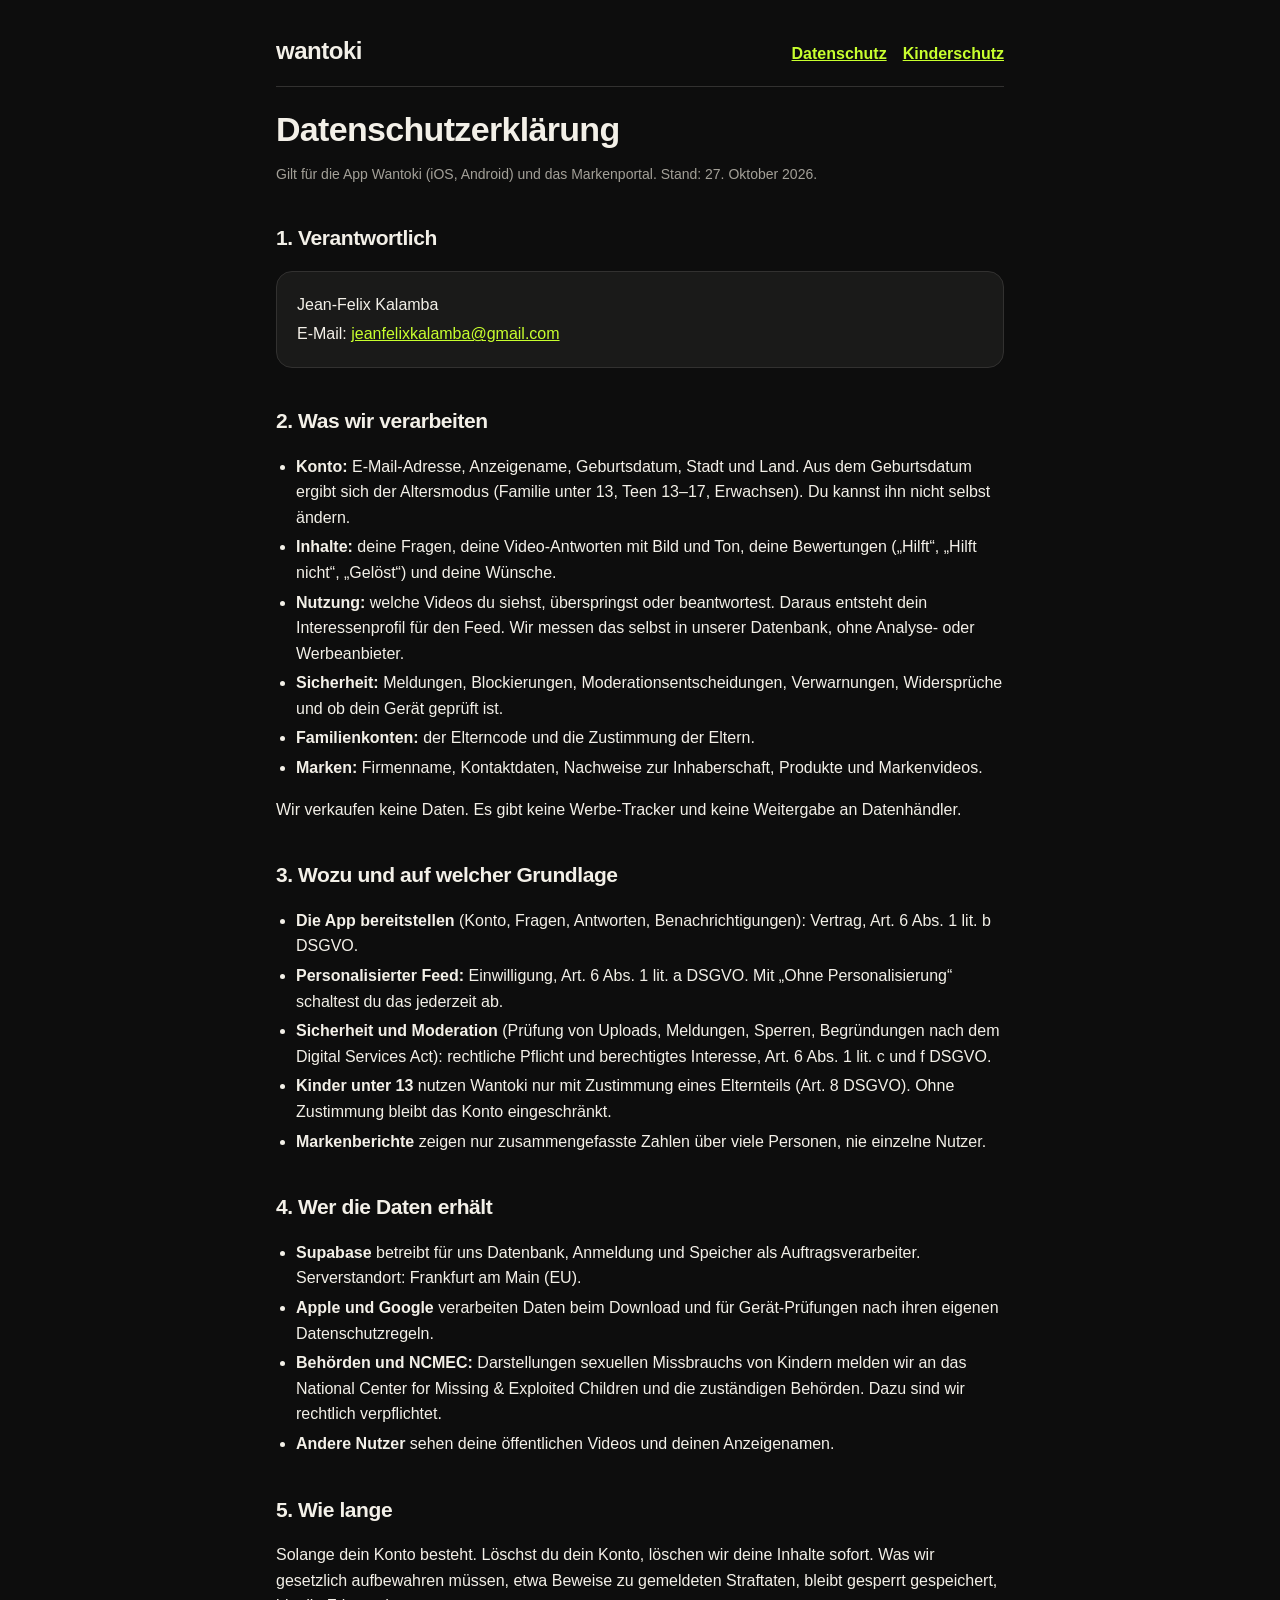
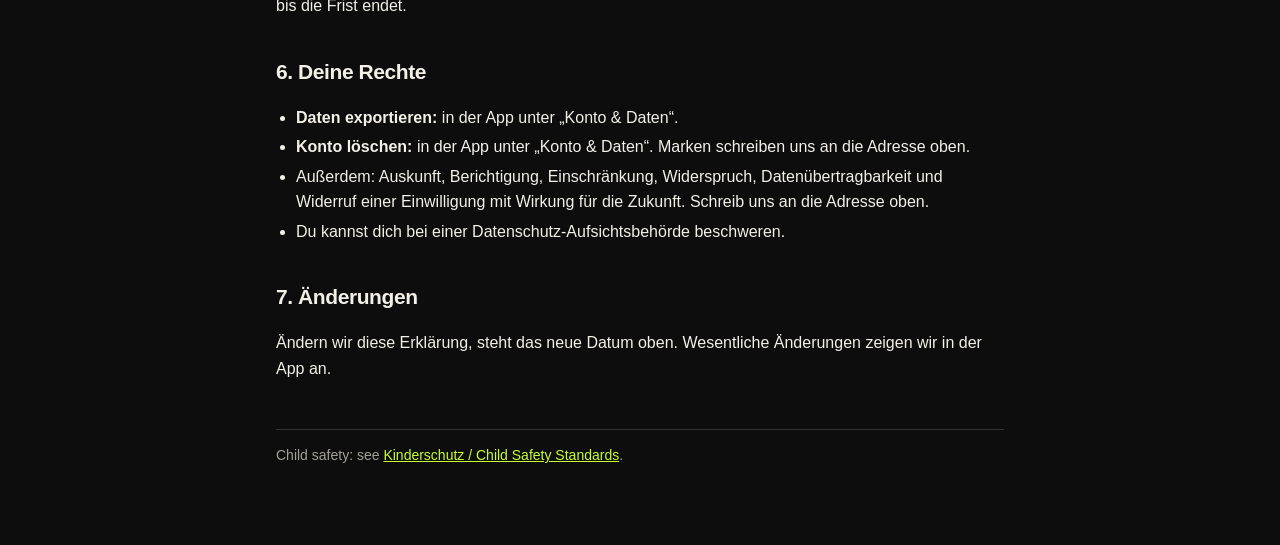
<file: index.html>
<!doctype html><html lang="de"><head><meta charset="UTF-8"><meta http-equiv="refresh" content="0; url=datenschutz.html"><title>Wantoki</title></head><body><a href="datenschutz.html">Datenschutz</a> · <a href="kinderschutz.html">Kinderschutz</a></body></html>
</file>
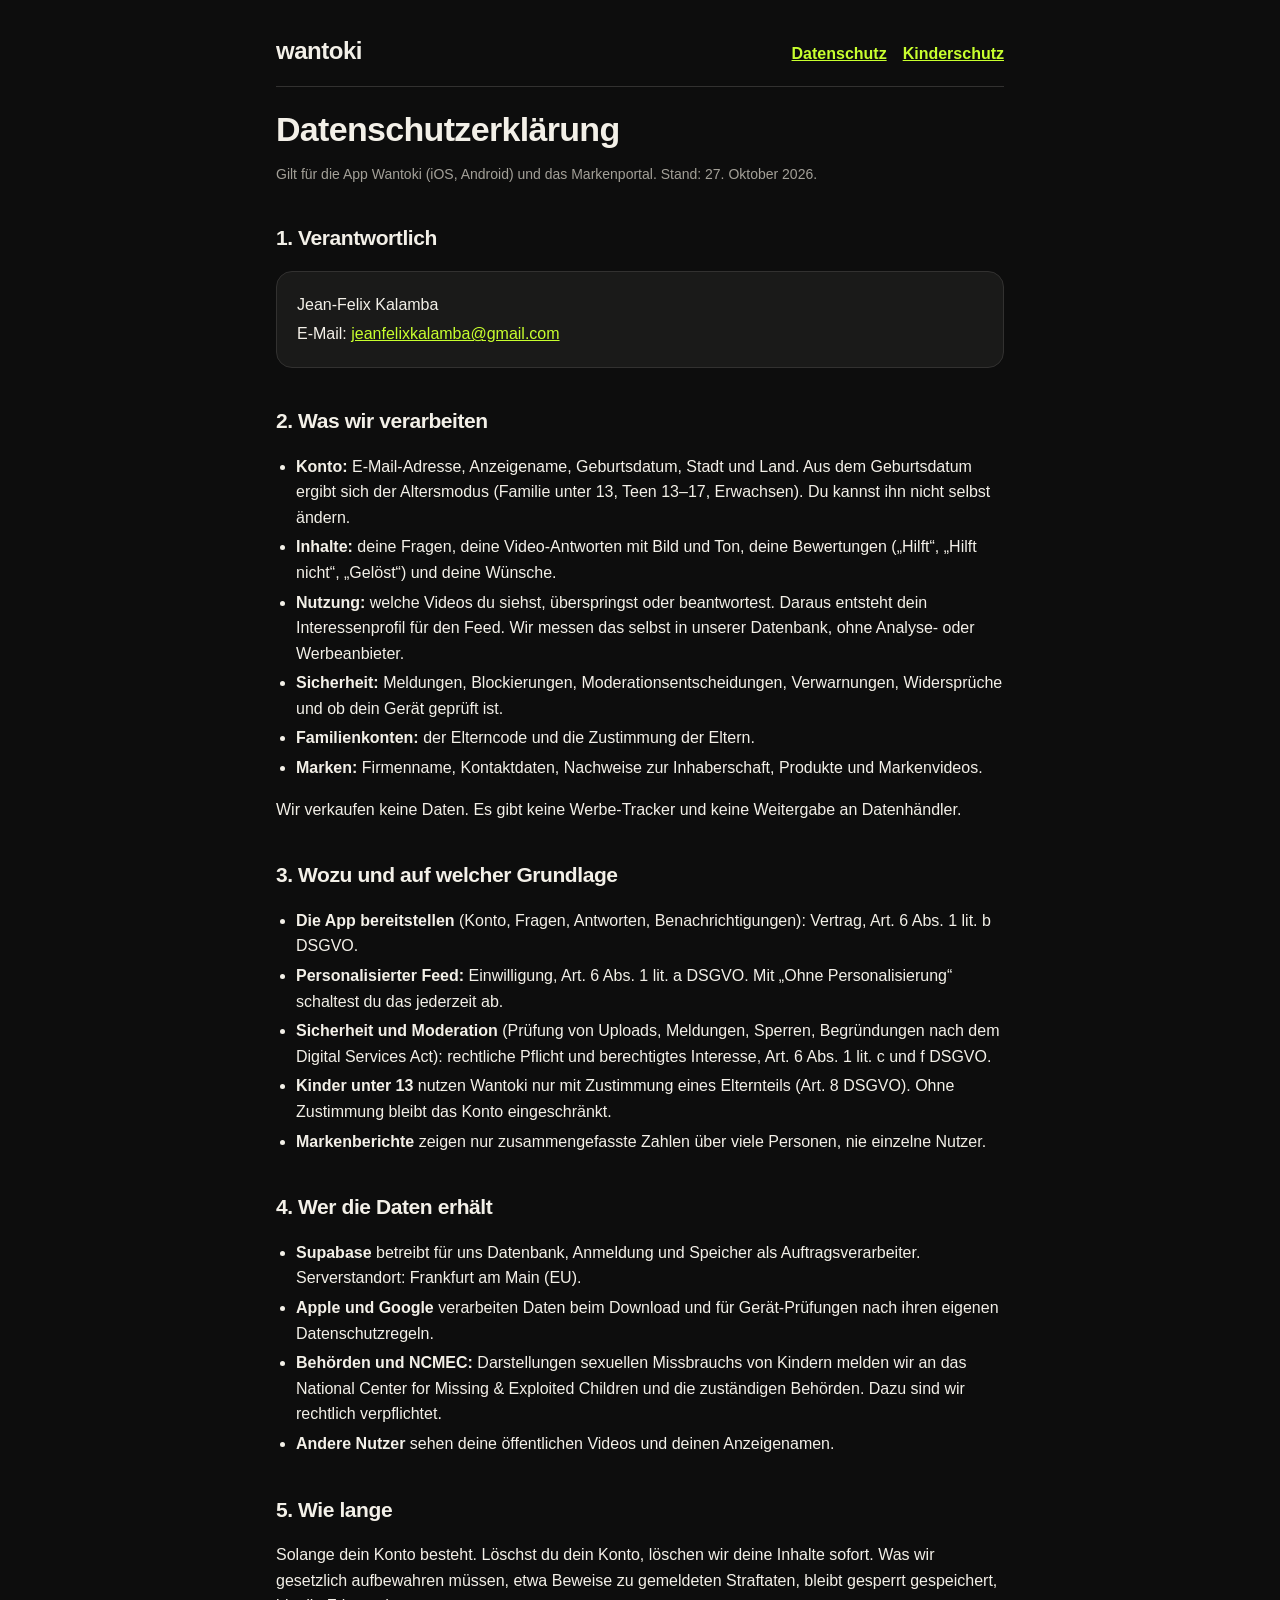
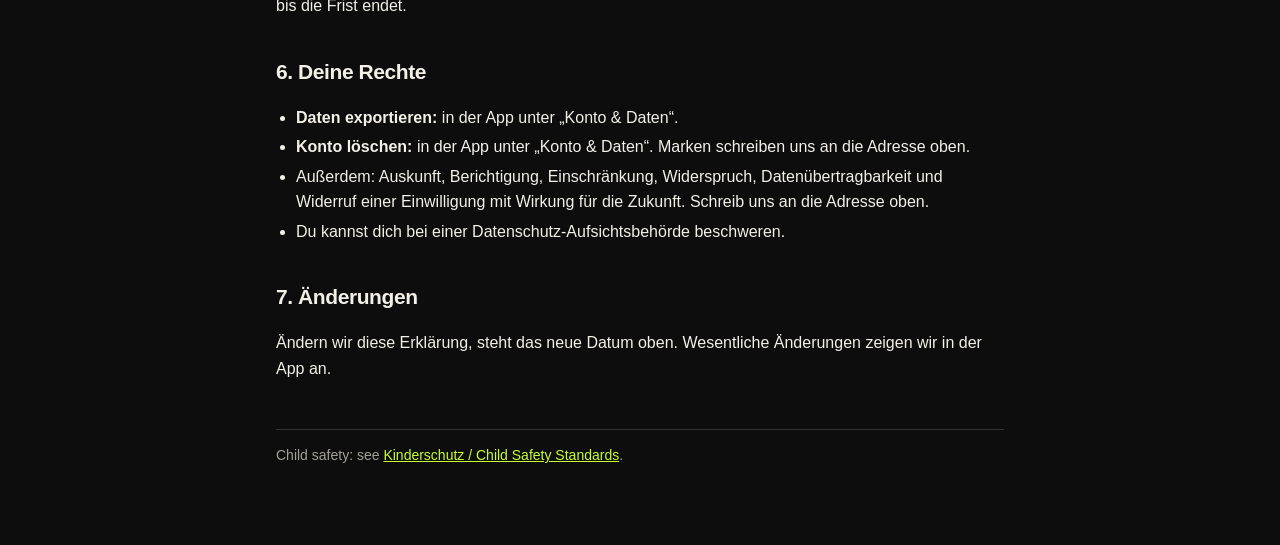
<file: datenschutz.html>
<!doctype html>
<html lang="de">
<head>
  <meta charset="UTF-8" />
  <meta name="viewport" content="width=device-width, initial-scale=1" />
  <title>Datenschutz · Wantoki</title>
  <link rel="stylesheet" href="legal.css" />
</head>
<body>
<main>
  <header>
    <a class="wordmark" href="datenschutz.html">wantoki</a>
    <nav><a href="datenschutz.html">Datenschutz</a><a href="kinderschutz.html">Kinderschutz</a></nav>
  </header>

  <h1>Datenschutzerklärung</h1>
  <p class="muted">Gilt für die App Wantoki (iOS, Android) und das Markenportal. Stand: 27. Oktober 2026.</p>

  <h2>1. Verantwortlich</h2>
  <div class="card">
    <p>Jean-Felix Kalamba</p>
    <p>E-Mail: <a href="mailto:jeanfelixkalamba@gmail.com">jeanfelixkalamba@gmail.com</a></p>
  </div>

  <h2>2. Was wir verarbeiten</h2>
  <ul>
    <li><b>Konto:</b> E-Mail-Adresse, Anzeigename, Geburtsdatum, Stadt und Land. Aus dem Geburtsdatum ergibt sich der Altersmodus (Familie unter 13, Teen 13–17, Erwachsen). Du kannst ihn nicht selbst ändern.</li>
    <li><b>Inhalte:</b> deine Fragen, deine Video-Antworten mit Bild und Ton, deine Bewertungen („Hilft“, „Hilft nicht“, „Gelöst“) und deine Wünsche.</li>
    <li><b>Nutzung:</b> welche Videos du siehst, überspringst oder beantwortest. Daraus entsteht dein Interessenprofil für den Feed. Wir messen das selbst in unserer Datenbank, ohne Analyse- oder Werbeanbieter.</li>
    <li><b>Sicherheit:</b> Meldungen, Blockierungen, Moderationsentscheidungen, Verwarnungen, Widersprüche und ob dein Gerät geprüft ist.</li>
    <li><b>Familienkonten:</b> der Elterncode und die Zustimmung der Eltern.</li>
    <li><b>Marken:</b> Firmenname, Kontaktdaten, Nachweise zur Inhaberschaft, Produkte und Markenvideos.</li>
  </ul>
  <p>Wir verkaufen keine Daten. Es gibt keine Werbe-Tracker und keine Weitergabe an Datenhändler.</p>

  <h2>3. Wozu und auf welcher Grundlage</h2>
  <ul>
    <li><b>Die App bereitstellen</b> (Konto, Fragen, Antworten, Benachrichtigungen): Vertrag, Art. 6 Abs. 1 lit. b DSGVO.</li>
    <li><b>Personalisierter Feed:</b> Einwilligung, Art. 6 Abs. 1 lit. a DSGVO. Mit „Ohne Personalisierung“ schaltest du das jederzeit ab.</li>
    <li><b>Sicherheit und Moderation</b> (Prüfung von Uploads, Meldungen, Sperren, Begründungen nach dem Digital Services Act): rechtliche Pflicht und berechtigtes Interesse, Art. 6 Abs. 1 lit. c und f DSGVO.</li>
    <li><b>Kinder unter 13</b> nutzen Wantoki nur mit Zustimmung eines Elternteils (Art. 8 DSGVO). Ohne Zustimmung bleibt das Konto eingeschränkt.</li>
    <li><b>Markenberichte</b> zeigen nur zusammengefasste Zahlen über viele Personen, nie einzelne Nutzer.</li>
  </ul>

  <h2>4. Wer die Daten erhält</h2>
  <ul>
    <li><b>Supabase</b> betreibt für uns Datenbank, Anmeldung und Speicher als Auftragsverarbeiter. Serverstandort: Frankfurt am Main (EU).</li>
    <li><b>Apple und Google</b> verarbeiten Daten beim Download und für Gerät-Prüfungen nach ihren eigenen Datenschutzregeln.</li>
    <li><b>Behörden und NCMEC:</b> Darstellungen sexuellen Missbrauchs von Kindern melden wir an das National Center for Missing &amp; Exploited Children und die zuständigen Behörden. Dazu sind wir rechtlich verpflichtet.</li>
    <li><b>Andere Nutzer</b> sehen deine öffentlichen Videos und deinen Anzeigenamen.</li>
  </ul>

  <h2>5. Wie lange</h2>
  <p>Solange dein Konto besteht. Löschst du dein Konto, löschen wir deine Inhalte sofort. Was wir gesetzlich aufbewahren müssen, etwa Beweise zu gemeldeten Straftaten, bleibt gesperrt gespeichert, bis die Frist endet.</p>

  <h2>6. Deine Rechte</h2>
  <ul>
    <li><b>Daten exportieren:</b> in der App unter „Konto &amp; Daten“.</li>
    <li><b>Konto löschen:</b> in der App unter „Konto &amp; Daten“. Marken schreiben uns an die Adresse oben.</li>
    <li>Außerdem: Auskunft, Berichtigung, Einschränkung, Widerspruch, Datenübertragbarkeit und Widerruf einer Einwilligung mit Wirkung für die Zukunft. Schreib uns an die Adresse oben.</li>
    <li>Du kannst dich bei einer Datenschutz-Aufsichtsbehörde beschweren.</li>
  </ul>

  <h2>7. Änderungen</h2>
  <p>Ändern wir diese Erklärung, steht das neue Datum oben. Wesentliche Änderungen zeigen wir in der App an.</p>

  <hr />
  <p class="muted">Child safety: see <a href="kinderschutz.html">Kinderschutz / Child Safety Standards</a>.</p>
</main>
</body>
</html>
</file>
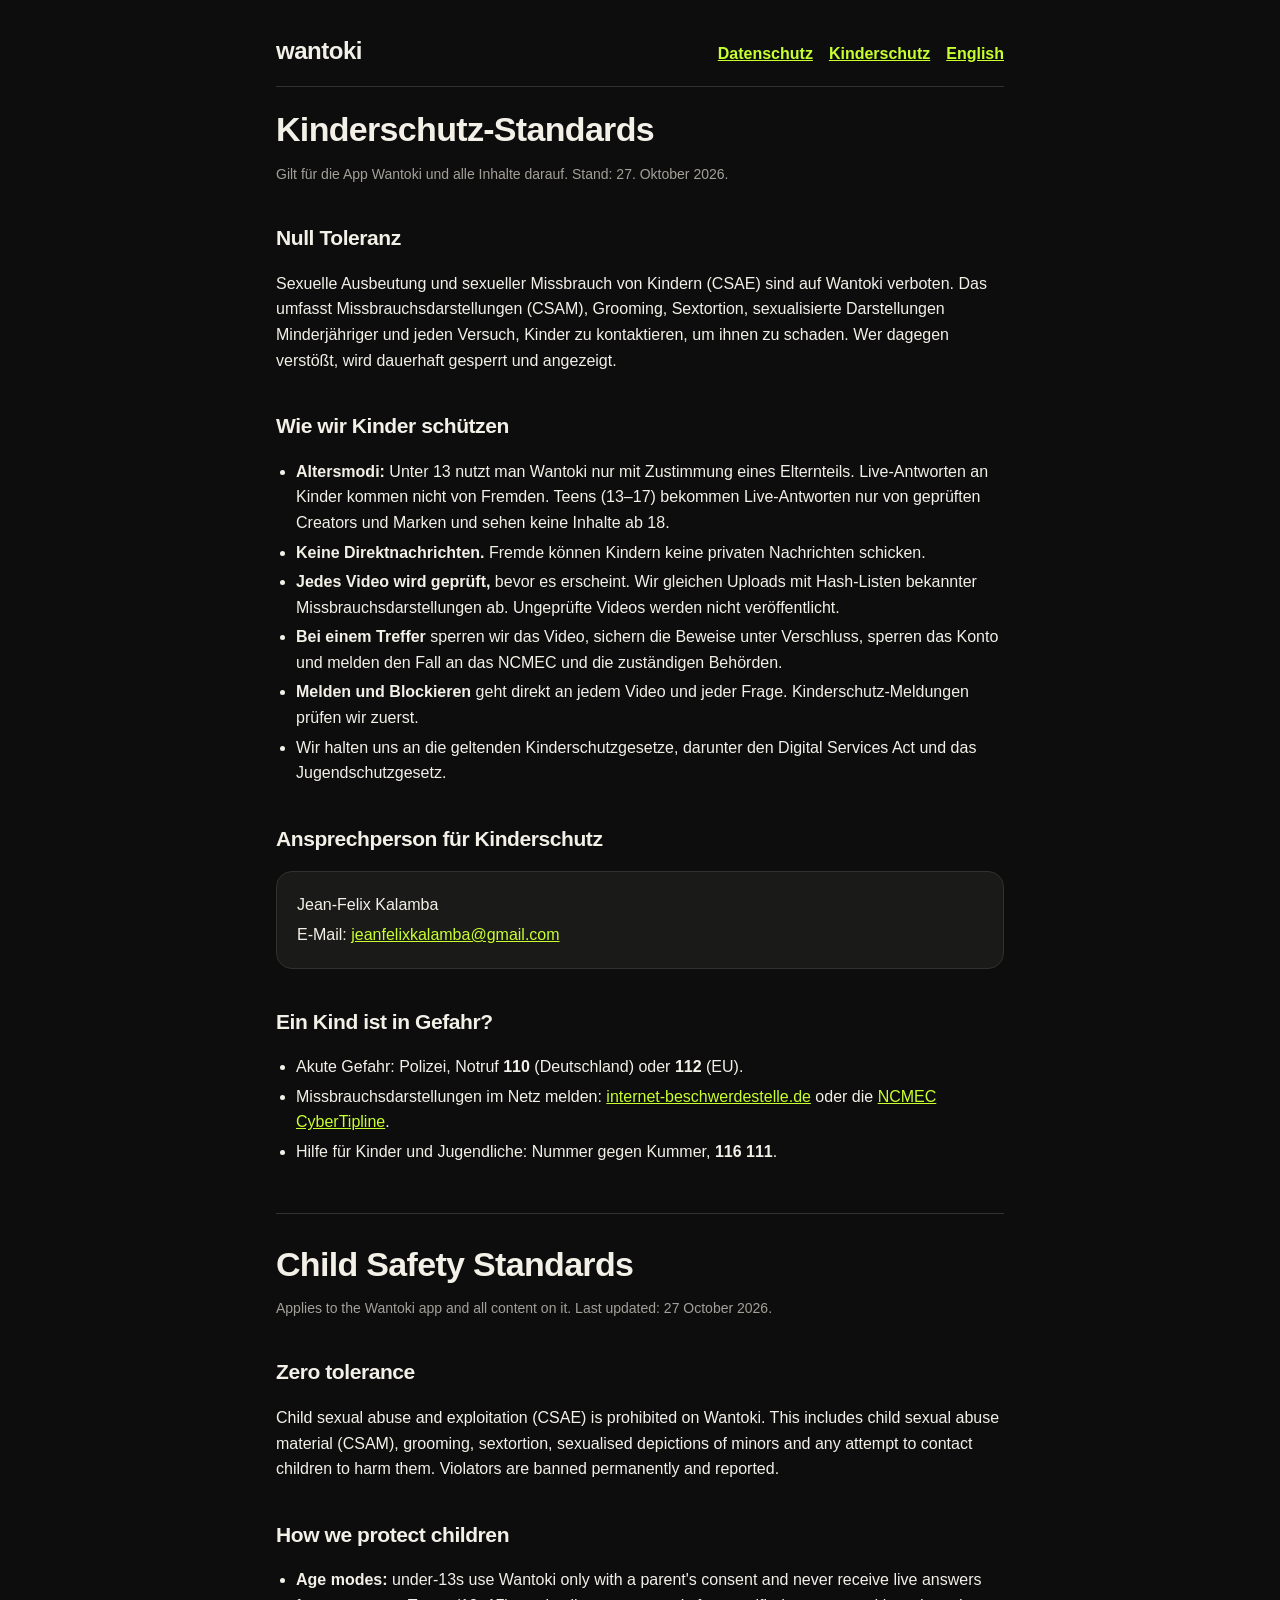
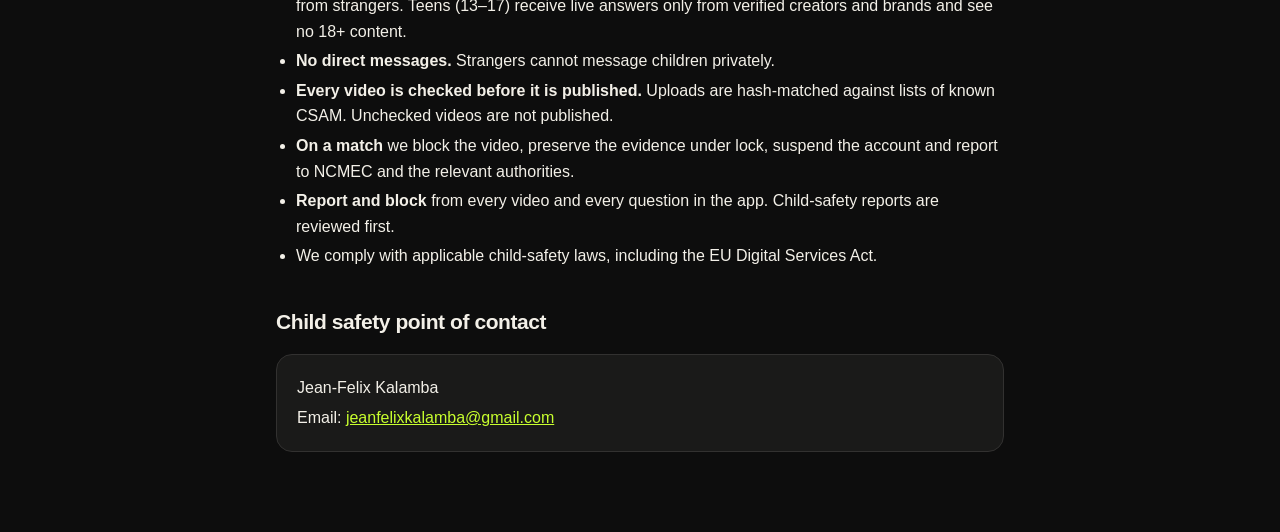
<file: kinderschutz.html>
<!doctype html>
<html lang="de">
<head>
  <meta charset="UTF-8" />
  <meta name="viewport" content="width=device-width, initial-scale=1" />
  <title>Kinderschutz · Wantoki</title>
  <link rel="stylesheet" href="legal.css" />
</head>
<body>
<main>
  <header>
    <a class="wordmark" href="kinderschutz.html">wantoki</a>
    <nav><a href="datenschutz.html">Datenschutz</a><a href="kinderschutz.html">Kinderschutz</a><a href="#en">English</a></nav>
  </header>

  <h1>Kinderschutz-Standards</h1>
  <p class="muted">Gilt für die App Wantoki und alle Inhalte darauf. Stand: 27. Oktober 2026.</p>

  <h2>Null Toleranz</h2>
  <p>Sexuelle Ausbeutung und sexueller Missbrauch von Kindern (CSAE) sind auf Wantoki verboten. Das umfasst Missbrauchsdarstellungen (CSAM), Grooming, Sextortion, sexualisierte Darstellungen Minderjähriger und jeden Versuch, Kinder zu kontaktieren, um ihnen zu schaden. Wer dagegen verstößt, wird dauerhaft gesperrt und angezeigt.</p>

  <h2>Wie wir Kinder schützen</h2>
  <ul>
    <li><b>Altersmodi:</b> Unter 13 nutzt man Wantoki nur mit Zustimmung eines Elternteils. Live-Antworten an Kinder kommen nicht von Fremden. Teens (13–17) bekommen Live-Antworten nur von geprüften Creators und Marken und sehen keine Inhalte ab 18.</li>
    <li><b>Keine Direktnachrichten.</b> Fremde können Kindern keine privaten Nachrichten schicken.</li>
    <li><b>Jedes Video wird geprüft,</b> bevor es erscheint. Wir gleichen Uploads mit Hash-Listen bekannter Missbrauchsdarstellungen ab. Ungeprüfte Videos werden nicht veröffentlicht.</li>
    <li><b>Bei einem Treffer</b> sperren wir das Video, sichern die Beweise unter Verschluss, sperren das Konto und melden den Fall an das NCMEC und die zuständigen Behörden.</li>
    <li><b>Melden und Blockieren</b> geht direkt an jedem Video und jeder Frage. Kinderschutz-Meldungen prüfen wir zuerst.</li>
    <li>Wir halten uns an die geltenden Kinderschutzgesetze, darunter den Digital Services Act und das Jugendschutzgesetz.</li>
  </ul>

  <h2>Ansprechperson für Kinderschutz</h2>
  <div class="card">
    <p>Jean-Felix Kalamba</p>
    <p>E-Mail: <a href="mailto:jeanfelixkalamba@gmail.com">jeanfelixkalamba@gmail.com</a></p>
  </div>

  <h2>Ein Kind ist in Gefahr?</h2>
  <ul>
    <li>Akute Gefahr: Polizei, Notruf <b>110</b> (Deutschland) oder <b>112</b> (EU).</li>
    <li>Missbrauchsdarstellungen im Netz melden: <a href="https://www.internet-beschwerdestelle.de">internet-beschwerdestelle.de</a> oder die <a href="https://report.cybertip.org">NCMEC CyberTipline</a>.</li>
    <li>Hilfe für Kinder und Jugendliche: Nummer gegen Kummer, <b>116 111</b>.</li>
  </ul>

  <hr id="en" />
  <h1 style="margin-top: 32px">Child Safety Standards</h1>
  <p class="muted">Applies to the Wantoki app and all content on it. Last updated: 27 October 2026.</p>

  <h2>Zero tolerance</h2>
  <p>Child sexual abuse and exploitation (CSAE) is prohibited on Wantoki. This includes child sexual abuse material (CSAM), grooming, sextortion, sexualised depictions of minors and any attempt to contact children to harm them. Violators are banned permanently and reported.</p>

  <h2>How we protect children</h2>
  <ul>
    <li><b>Age modes:</b> under-13s use Wantoki only with a parent's consent and never receive live answers from strangers. Teens (13–17) receive live answers only from verified creators and brands and see no 18+ content.</li>
    <li><b>No direct messages.</b> Strangers cannot message children privately.</li>
    <li><b>Every video is checked before it is published.</b> Uploads are hash-matched against lists of known CSAM. Unchecked videos are not published.</li>
    <li><b>On a match</b> we block the video, preserve the evidence under lock, suspend the account and report to NCMEC and the relevant authorities.</li>
    <li><b>Report and block</b> from every video and every question in the app. Child-safety reports are reviewed first.</li>
    <li>We comply with applicable child-safety laws, including the EU Digital Services Act.</li>
  </ul>

  <h2>Child safety point of contact</h2>
  <div class="card">
    <p>Jean-Felix Kalamba</p>
    <p>Email: <a href="mailto:jeanfelixkalamba@gmail.com">jeanfelixkalamba@gmail.com</a></p>
  </div>
</main>
</body>
</html>
</file>
<file: legal.css>
/* Public legal pages (Datenschutz, Kinderschutz). Signal palette from src/theme.css, readable on phones. */
:root {
  --paper: #F3F0E8; --ink: #0D0D0D; --ink2: #1A1A19; --lime: #C8FF2E; --fog: #A3A098; --hairline: #323130;
  --display: 'Helvetica Neue', 'Arial Narrow', Arial, sans-serif;
  color-scheme: dark;
}
* { box-sizing: border-box; }
body { margin: 0; background: var(--ink); color: var(--paper); font: 16px/1.6 -apple-system, BlinkMacSystemFont, 'Inter', sans-serif; }
main { max-width: 760px; margin: 0 auto; padding: 32px 16px 64px; }
header { display: flex; justify-content: space-between; align-items: baseline; gap: 16px; flex-wrap: wrap; border-bottom: 1px solid var(--hairline); padding-bottom: 16px; margin-bottom: 24px; }
.wordmark { font-family: var(--display); font-weight: 900; font-size: 24px; letter-spacing: -0.02em; color: var(--paper); text-decoration: none; }
nav a { margin-left: 16px; font-weight: 600; }
nav a:first-child { margin-left: 0; }
h1, h2 { font-family: var(--display); font-stretch: condensed; font-weight: 900; letter-spacing: -0.02em; }
h1 { font-size: 34px; line-height: 1.1; margin: 0 0 8px; }
h2 { font-size: 21px; margin: 36px 0 8px; }
p, li { color: var(--paper); }
.muted { color: var(--fog); font-size: 14px; }
a { color: var(--lime); }
ul { padding-left: 20px; }
li { margin: 4px 0; }
.card { background: var(--ink2); border: 1px solid var(--hairline); border-radius: 16px; padding: 16px 20px; margin: 16px 0; }
.card p { margin: 4px 0; }
mark { background: var(--lime); color: var(--ink); padding: 0 4px; border-radius: 4px; }
hr { border: 0; border-top: 1px solid var(--hairline); margin: 48px 0 0; }
</file>
